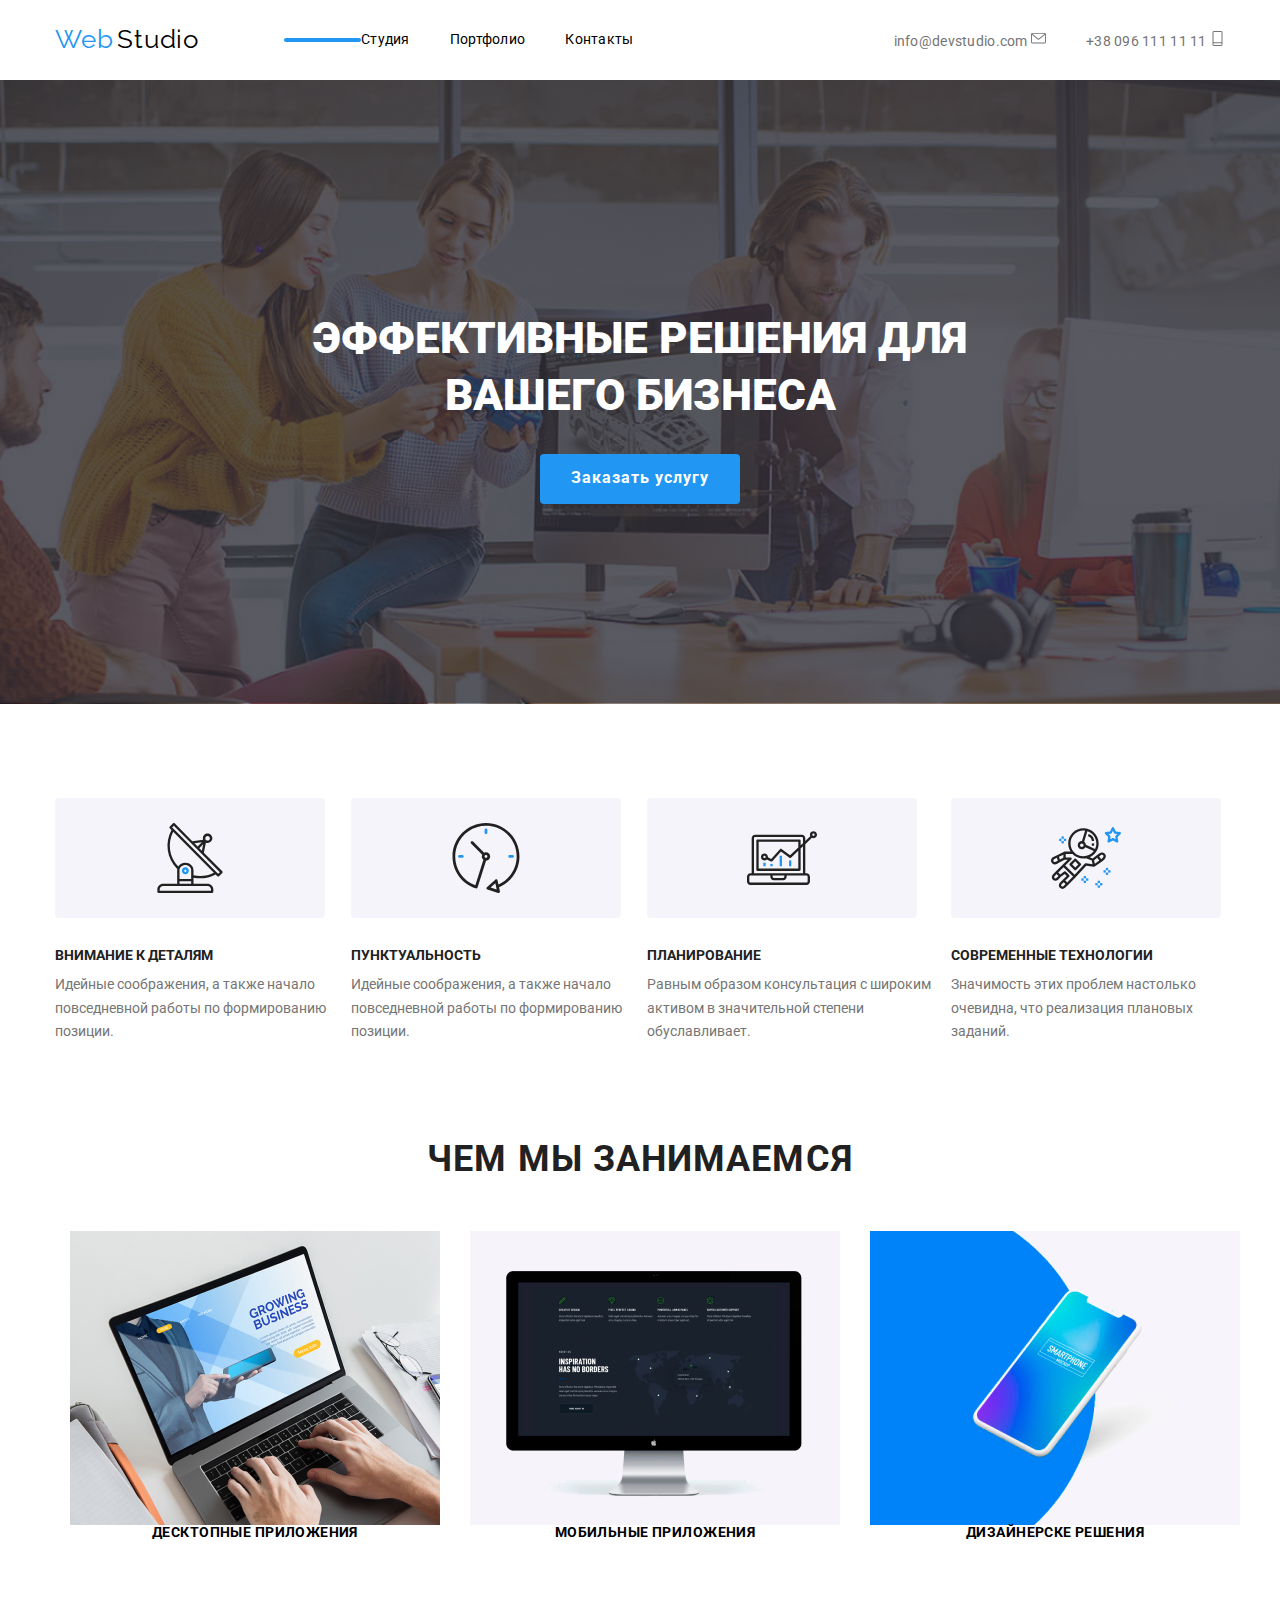
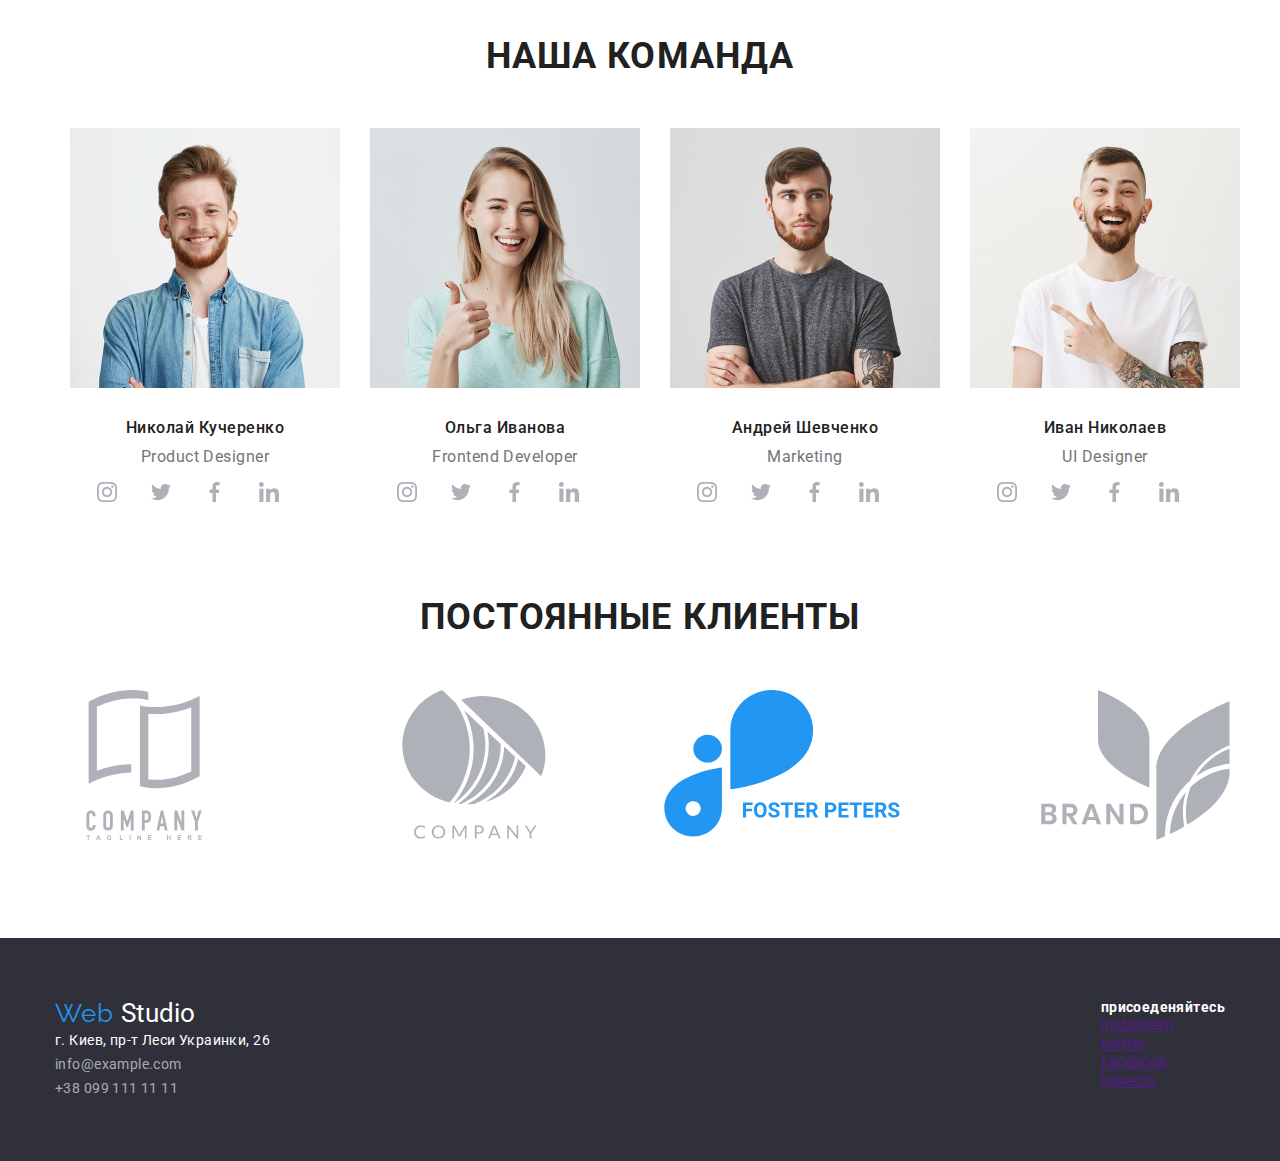
<file: index.html>
<!DOCTYPE html>
<html lang="ru">
  <head>
    <meta charset="UTF-8" />
    <meta name="viewport" content="width=device-width, initial-scale=1.0" />
    <title>Document</title>
    <link
      href="https://fonts.googleapis.com/css2?family=Roboto:wght@500;700;900&display=swap"
      rel="stylesheet"
    />
    <link
      href="https://fonts.googleapis.com/css2?family=Raleway:wght@700&display=swap"
      rel="stylesheet"
    />
    <link rel="stylesheet" href="./css/normalize.css" />
    <link rel="stylesheet" href="./css/styles.css" />
  </head>

  <body class="fonts">
    <header class="container">
      <nav class="nav">
        <a class="link logotype" href="./index.html">
          <span class="logo" lang="en">Web</span>
          <span class="type">Studio</span>
        </a>
        <ul class="list wrapper">
          <li class="navigation-list-item studio-list">
            <a class="link" href="./index.html"
              ><span class="header-tools">Cтудия</span>
            </a>
          </li>
          <li class="navigation-list-item">
            <a class="link" href="./portfolio.html"
              ><span class="header-tools">Портфолио</span></a
            >
          </li>
          <li class="navigation-list-item">
            <a class="link" href="Контакты"
              ><span class="header-tools">Контакты</span></a
            >
          </li>
        </ul>
        <ul class="list address">
          <li class="navigation-list-item mail">
            <a class="link" href="mailto:info@devstudio.com"
              ><span class="contact-tools">info@devstudio.com</span>
              <svg class="contact-svg">
                <use href="./img/sprite.svg#icon-envelope"></use>
              </svg>
            </a>
          </li>
          <li class="navigation-list-item">
            <a class="link" href="tell:+380961111111"
              ><span class="contact-tools">+38 096 111 11 11</span>
              <svg class="contact-svg">
                <use href="./img/sprite.svg#icon-Vector"></use>
              </svg>
            </a>
          </li>
        </ul>
      </nav>
    </header>
    <main>
      <div class="hero">
        <section>
          <h1 class="effective">
            Эффективные решения для вашего бизнеса
          </h1>
          <button class="order">
            Заказать услугу
          </button>
        </section>
      </div>
      <section class="container">
        <ul class="list advantages">
          <li>
            <div class="svg-list-item">
              <img src="./img/antenna.svg" alt="Внимание к деталям" />
            </div>
            <h3 class="focus">Внимание к деталям</h3>
            <p class="discriptoin">
              Идейные соображения, а также начало повседневной работы по
              формированию позиции.
            </p>
          </li>

          <li>
            <div class="svg-list-item">
              <img src="./img/clock.svg" alt="Пунктуальность" />
            </div>
            <h3 class="focus">Пунктуальность</h3>
            <p class="discriptoin">
              Идейные соображения, а также начало повседневной работы по
              формированию позиции.
            </p>
          </li>

          <li>
            <div class="svg-list-item">
              <img src="./img/diagram.svg" alt="Планирование" />
            </div>
            <h3 class="focus">Планирование</h3>
            <p class="discriptoin">
              Равным образом консультация с широким активом в значительной
              степени обуславливает.
            </p>
          </li>

          <li>
            <div class="svg-list-item">
              <img src="./img/astronaut.svg" alt="Современные технологии" />
            </div>
            <h3 class="focus">Современные технологии</h3>
            <p class="discriptoin">
              Значимость этих проблем настолько очевидна, что реализация
              плановых заданий.
            </p>
          </li>
        </ul>
      </section>
      <section class="container">
        <h2 class="title">Чем мы занимаемся</h2>
        <div class="container">
          <ul class="list what-are-we-doing">
            <li class="wawd-list-item">
              <img src="./img/img.jpg" alt="телефон" width="370" height="294" />
              <p class="desktop-apps">десктопные приложения</p>
            </li>
            <li class="wawd-list-item">
              <img
                src="./img/img(1).jpg"
                alt="ноутбук"
                width="370"
                height="294"
              />
              <p class="desktop-apps">мобильные приложения</p>
            </li>
            <li class="wawd-list-item">
              <img src="./img/box.jpg" alt="монитор" width="370" height="294" />
              <p class="desktop-apps">дизайнерске решения</p>
            </li>
          </ul>
        </div>
      </section>
      <section class="container">
        <h2 class="title">Наша команда</h2>
        <div class="container">
          <ul class="list our-team">
            <li class="wawd-list-item">
              <img
                class="img-list-item"
                src="./img/img(2).jpg"
                alt="Николай Кучеренко"
              />
              <h3 class="team">Николай Кучеренко</h3>
              <p class="team-abs">Product Designer</p>
              <ul class="list soc-net">
                <li class="social-list-link">
                  <a
                    href="#"
                    class="social-list-link social-list-link-instagram"
                  >
                    <svg class="soc-list-link-item-svg">
                      <use href="./img/sprite.svg#icon-instagram-2"></use>
                    </svg>
                  </a>
                </li>
                <li>
                  <a href="#" class="social-list-link social-list-link-twitter"
                    ><svg class="soc-list-link-item-svg">
                      <use href="./img/sprite.svg#icon-twitter"></use>
                    </svg>
                  </a>
                </li>
                <li>
                  <a href="#" class="social-list-link social-list-link-facebook"
                    ><svg class="soc-list-link-item-svg">
                      <use href="./img/sprite.svg#icon-facebook"></use>
                    </svg>
                  </a>
                </li>
                <li>
                  <a href="#" class="social-list-link social-list-link-linkedin"
                    ><svg class="soc-list-link-item-svg">
                      <use href="./img/sprite.svg#icon-linkedin-1"></use>
                    </svg>
                  </a>
                </li>
              </ul>
            </li>
            <li class="wawd-list-item">
              <img
                class="img-list-item"
                src="./img/img(3).jpg"
                alt="Ольга Иванова"
              />
              <h3 class="team">Ольга Иванова</h3>
              <p class="team-abs">Frontend Developer</p>
              <ul class="list soc-net">
                <li>
                  <a
                    href="#"
                    class="social-list-link social-list-link-instagram"
                  >
                    <svg class="soc-list-link-item-svg">
                      <use href="./img/sprite.svg#icon-instagram-2"></use>
                    </svg>
                  </a>
                </li>
                <li>
                  <a href="#" class="social-list-link social-list-link-twitter"
                    ><svg class="soc-list-link-item-svg">
                      <use href="./img/sprite.svg#icon-twitter"></use>
                    </svg>
                  </a>
                </li>
                <li>
                  <a href="#" class="social-list-link social-list-link-facebook"
                    ><svg class="soc-list-link-item-svg">
                      <use href="./img/sprite.svg#icon-facebook"></use>
                    </svg>
                  </a>
                </li>
                <li>
                  <a
                    href="#"
                    class="social-list-link social-list-link-linkedin"
                  >
                    <svg class="soc-list-link-item-svg">
                      <use href="./img/sprite.svg#icon-linkedin-1"></use>
                    </svg>
                  </a>
                </li>
              </ul>
            </li>
            <li class="wawd-list-item">
              <img
                class="img-list-item"
                src="./img/img(4).jpg"
                alt="Андрей Шевченко"
              />
              <h3 class="team">Андрей Шевченко</h3>
              <p class="team-abs">Marketing</p>
              <ul class="list soc-net">
                <li>
                  <a
                    href="#"
                    class="social-list-link social-list-link-instagram"
                  >
                    <svg class="soc-list-link-item-svg">
                      <use href="./img/sprite.svg#icon-instagram-2"></use>
                    </svg>
                  </a>
                </li>
                <li>
                  <a href="#" class="social-list-link social-list-link-twitter"
                    ><svg class="soc-list-link-item-svg">
                      <use href="./img/sprite.svg#icon-twitter"></use>
                    </svg>
                  </a>
                </li>
                <li>
                  <a href="#" class="social-list-link social-list-link-facebook"
                    ><svg class="soc-list-link-item-svg">
                      <use href="./img/sprite.svg#icon-facebook"></use>
                    </svg>
                  </a>
                </li>
                <li>
                  <a href="#" class="social-list-link social-list-link-linkedin"
                    ><svg class="soc-list-link-item-svg">
                      <use href="./img/sprite.svg#icon-linkedin-1"></use>
                    </svg>
                  </a>
                </li>
              </ul>
            </li>
            <li class="wawd-list-item">
              <img
                class="img-list-item"
                src="./img/img(5).jpg"
                alt="Иван Николаев"
              />
              <h3 class="team">Иван Николаев</h3>
              <p class="team-abs">UI Designer</p>
              <ul class="list soc-net">
                <li>
                  <a
                    href="#"
                    class="social-list-link social-list-link-instagram"
                  >
                    <svg class="soc-list-link-item-svg">
                      <use href="./img/sprite.svg#icon-instagram-2"></use>
                    </svg>
                  </a>
                </li>
                <li>
                  <a href="#" class="social-list-link social-list-link-twitter"
                    ><svg class="soc-list-link-item-svg">
                      <use href="./img/sprite.svg#icon-twitter"></use>
                    </svg>
                  </a>
                </li>
                <li>
                  <a href="#" class="social-list-link social-list-link-facebook"
                    ><svg class="soc-list-link-item-svg">
                      <use href="./img/sprite.svg#icon-facebook"></use>
                    </svg>
                  </a>
                </li>
                <li>
                  <a href="#" class="social-list-link social-list-link-linkedin"
                    ><svg class="soc-list-link-item-svg">
                      <use href="./img/sprite.svg#icon-linkedin-1"></use>
                    </svg>
                  </a>
                </li>
              </ul>
            </li>
          </ul>
        </div>
      </section>
      <section class="container">
        <h2 class="title">Постоянные клиенты</h2>
        <ul class="list regular-clients">
          <li>
            <a href="" aria-label="я н ко">
              <svg class="reg-clients-item-svg">
                <use href="./img/sprite.svg#icon-logo-1"></use>
              </svg>
            </a>
          </li>
          <li>
            <a href="" aria-label="таг лайн хиаp">
              <svg class="reg-clients-item-svg">
                <use href="./img/sprite.svg#icon-logo-2"></use>
              </svg>
            </a>
          </li>
          <li>
            <a href="" aria-label="компания">
              <svg class="reg-clients-item-svg">
                <use href="./img/sprite.svg#icon-logo-3"></use>
              </svg>
            </a>
          </li>
          <li>
            <a href="" aria-label="фостер питерс">
              <svg class="reg-clients-item-svg">
                <use href="./img/sprite.svg#icon-logo-4"></use>
              </svg>
            </a>
          </li>
          <li>
            <a href="" aria-label="бренд">
              <svg class="reg-clients-item-svg">
                <use href="./img/sprite.svg#icon-logo-5"></use>
              </svg>
            </a>
          </li>
          <li>
            <a href="" aria-label="окмпания таг лайн">
              <svg class="reg-clients-item-svg">
                <use href="./img/sprite.svg#icon-logo-6"></use>
              </svg>
            </a>
          </li>
        </ul>
      </section>
    </main>
    <footer class="background">
      <div class="container d-flex">
        <address>
          <ul class="list style">
            <li>
              <a class="link" href="index.html">
                <span class="logo">
                  Web
                </span>

                <span class="type2">
                  Studio
                </span>
              </a>
            </li>
            <li>
              <a class="link" href="https://goo.gl/maps/9qfkFfKcnhajLfpB6">
                <span class="footer-map">
                  г. Киев, пр-т Леси Украинки, 26
                </span>
              </a>
            </li>
            <li>
              <a class="link" href="mailto:info@example.com">
                <span class="footer-contact">
                  info@example.com
                </span>
              </a>
            </li>
            <li>
              <a class="link" href="tell:+380991111111">
                <span class="footer-contact">
                  +38 099 111 11 11
                </span>
              </a>
            </li>
          </ul>
        </address>
        <div>
          <b class="join">
            присоеденяйтесь
          </b>
          <ul class="list">
            <li><a href="" aria-label="инстаграм">instagram</a></li>
            <li><a href="" aria-label="твиттер">twitter</a></li>
            <li><a href="" aria-label="фейсбук">facebook</a></li>
            <li><a href="" aria-label="линкедин">linkedin</a></li>
          </ul>
        </div>
      </div>
    </footer>
  </body>
</html>
</file>
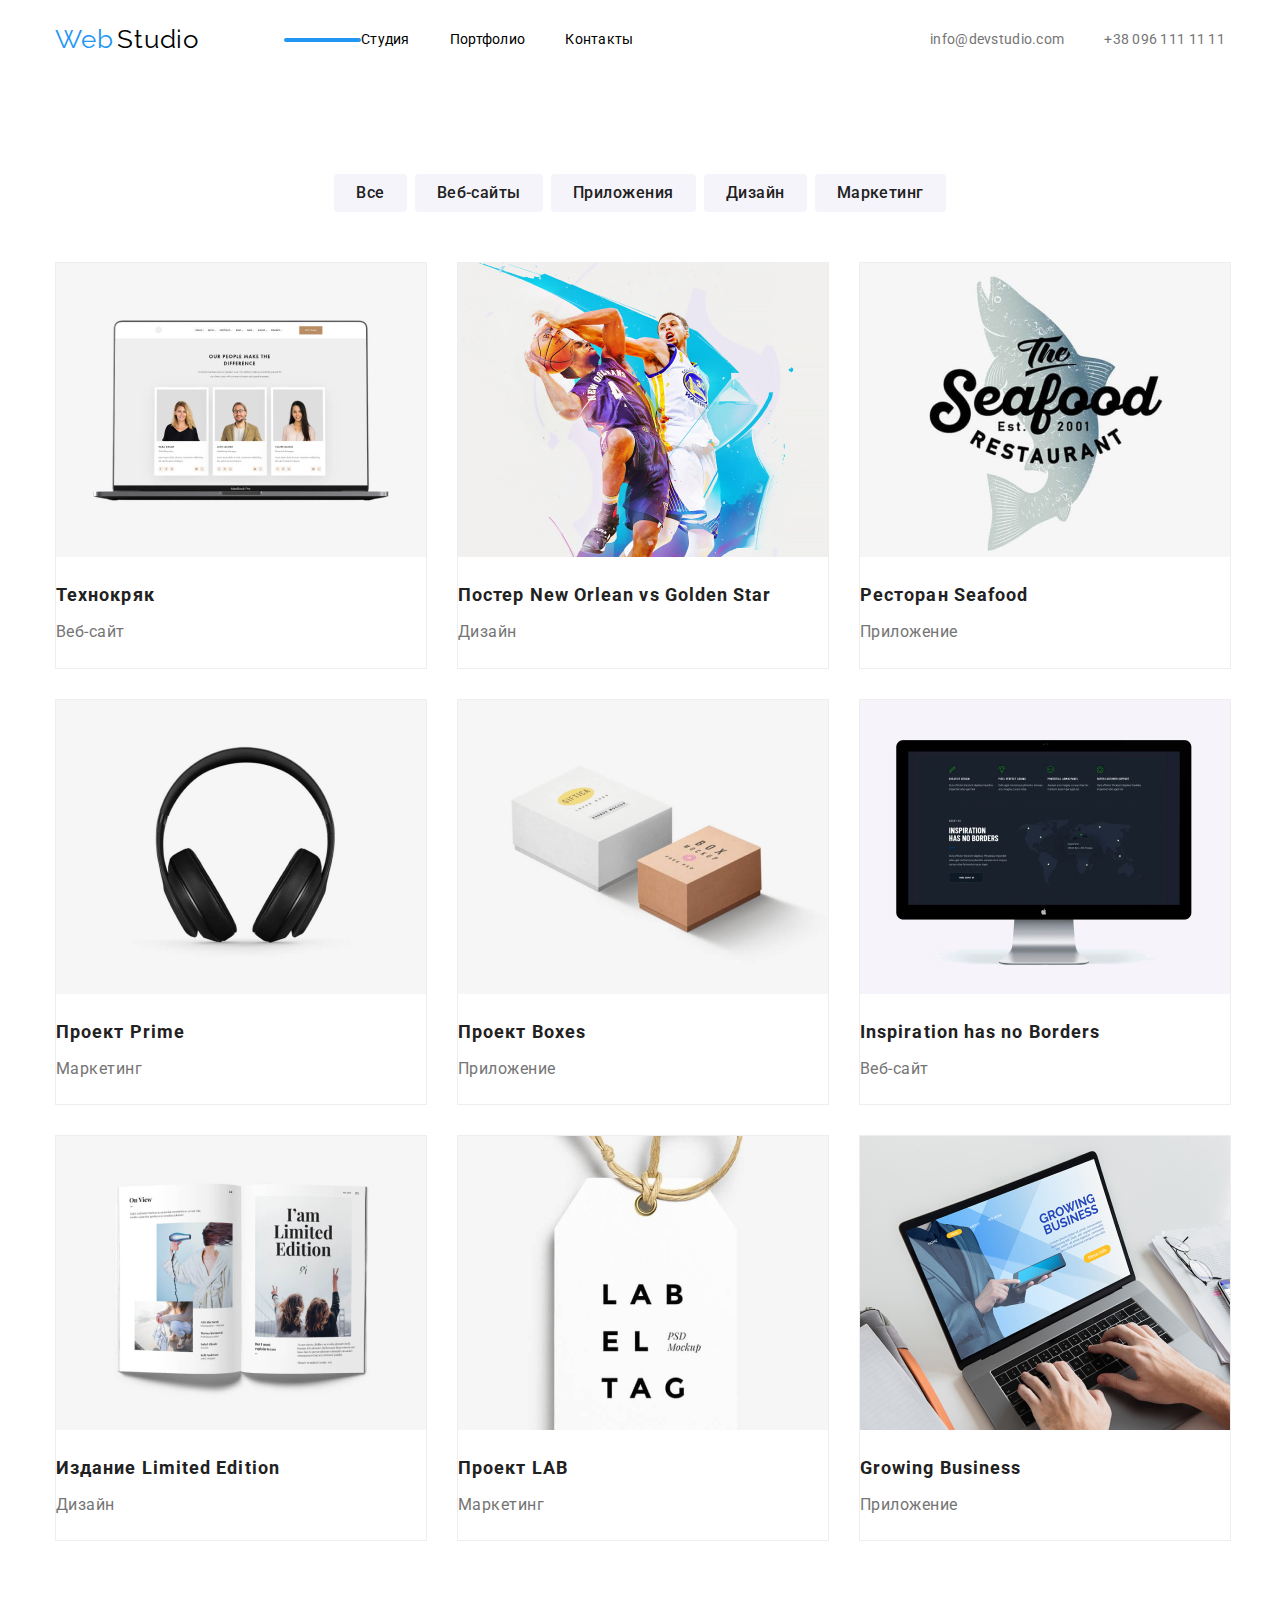
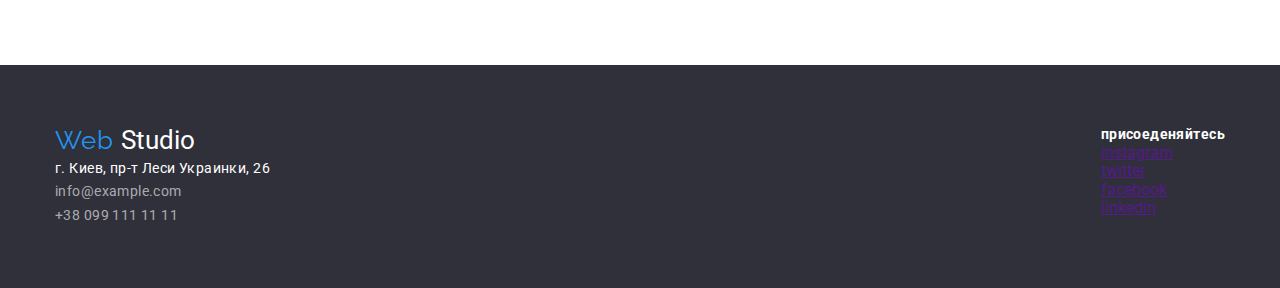
<file: portfolio.html>
<!DOCTYPE html>
<html lang="ru">
  <head>
    <meta charset="UTF-8" />
    <meta name="viewport" content="width=device-width, initial-scale=1.0" />
    <title>Document</title>
    <link
      href="https://fonts.googleapis.com/css2?family=Roboto:wght@500;700;900&display=swap"
      rel="stylesheet"
    />
    <link
      href="https://fonts.googleapis.com/css2?family=Raleway:wght@700&display=swap"
      rel="stylesheet"
    />
    <link rel="stylesheet" href="./css/normalize.css" />
    <link rel="stylesheet" href="./css/styles.css" />
  </head>

  <body class="fonts">
    <header class="container">
      <nav class="nav">
        <a class="link logotype" href="./index.html">
          <span class="logo" lang="en">Web</span>
          <span class="type">Studio</span>
        </a>
        <ul class="list wrapper">
          <li class="navigation-list-item studio-list">
            <a class="link" href="./index.html"
              ><span class="header-tools">Cтудия</span></a
            >
          </li>
          <li class="navigation-list-item">
            <a class="link" href="./portfolio.html"
              ><span class="header-tools">Портфолио</span></a
            >
          </li>
          <li class="navigation-list-item">
            <a class="link" href="Контакты"
              ><span class="header-tools">Контакты</span></a
            >
          </li>
        </ul>
        <ul class="list address">
          <li class="navigation-list-item mail">
            <a class="link" href="mailto:info@devstudio.com"
              ><span class="contact-tools">info@devstudio.com</span></a
            >
          </li>
          <li class="navigation-list-item">
            <a class="link" href="tell:+380961111111"
              ><span class="contact-tools">+38 096 111 11 11</span></a
            >
          </li>
        </ul>
      </nav>
    </header>
    <main>
      <section class="container">
        <ul class="list buttons">
          <li class="buttons-list">
            <button class="butt-class">Все</button>
          </li>
          <li class="buttons-list">
            <button class="butt-class">Веб-сайты</button>
          </li>
          <li class="buttons-list">
            <button class="butt-class">Приложения</button>
          </li>
          <li class="buttons-list">
            <button class="butt-class">Дизайн</button>
          </li>
          <li class="buttons-list">
            <button class="butt-class">Маркетинг</button>
          </li>
        </ul>
        <ul class="list tecnocrack">
          <li class="tecnoclass">
            <img src="./img/ноут1.jpg" alt="ноутбук" />
            <h3 class="section1">Технокряк</h3>
            <p class="sectionp">Веб-сайт</p>
          </li>
          <li class="tecnoclass">
            <img src="./img/баскетбол.jpg" alt="баскетбол" />
            <h3 class="section1">Постер New Orlean vs Golden Star</h3>
            <p class="sectionp">Дизайн</p>
          </li>
          <li class="tecnoclass">
            <img src="./img/рыба.jpg" alt="рыба" />
            <h3 class="section1">Ресторан Seafood</h3>
            <p class="sectionp">Приложение</p>
          </li>
          <li class="tecnoclass">
            <img src="./img/наушники.jpg" alt="наушники" />
            <h3 class="section1">Проект Prime</h3>
            <p class="sectionp">Маркетинг</p>
          </li>
          <li class="tecnoclass">
            <img src="./img/коробки.jpg" alt="коробки" />
            <h3 class="section1">Проект Boxes</h3>
            <p class="sectionp">Приложение</p>
          </li>
          <li class="tecnoclass">
            <img src="./img/монитор.jpg" alt="монитор" />
            <h3 class="section1">Inspiration has no Borders</h3>
            <p class="sectionp">Веб-сайт</p>
          </li>
          <li class="tecnoclass">
            <img src="./img/журнал.jpg" alt="журнал" />
            <h3 class="section1">Издание Limited Edition</h3>
            <p class="sectionp">Дизайн</p>
          </li>
          <li class="tecnoclass">
            <img src="./img/бирка.jpg" alt="бирка" />
            <h3 class="section1">Проект LAB</h3>
            <p class="sectionp">Маркетинг</p>
          </li>
          <li class="tecnoclass">
            <img src="./img/ноут.jpg" alt="ноут" />
            <h3 class="section1">Growing Business</h3>
            <p class="sectionp">Приложение</p>
          </li>
        </ul>
      </section>
    </main>
    <footer class="background">
      <div class="container d-flex">
        <address>
          <ul class="list style">
            <li>
              <a class="link" href="index.html">
                <span class="logo">
                  Web
                </span>

                <span class="type2">
                  Studio
                </span>
              </a>
            </li>
            <li>
              <a class="link" href="https://goo.gl/maps/9qfkFfKcnhajLfpB6">
                <span class="footer-map">
                  г. Киев, пр-т Леси Украинки, 26
                </span>
              </a>
            </li>
            <li>
              <a class="link" href="mailto:info@example.com">
                <span class="footer-contact">
                  info@example.com
                </span>
              </a>
            </li>
            <li>
              <a class="link" href="tell:+380991111111">
                <span class="footer-contact">
                  +38 099 111 11 11
                </span>
              </a>
            </li>
          </ul>
        </address>
        <div>
          <b class="join">
            присоеденяйтесь
          </b>
          <ul class="list">
            <li><a href="" aria-label="инстаграм">instagram</a></li>
            <li><a href="" aria-label="твиттер">twitter</a></li>
            <li><a href="" aria-label="фейсбук">facebook</a></li>
            <li><a href="" aria-label="линкедин">linkedin</a></li>
          </ul>
        </div>
      </div>
    </footer>
  </body>
</html>
</file>
<file: css/styles.css>
* {
    margin: 0px;
    padding: 0px;
}

:root {
    --main-font: Roboto, sans-serif;
    --secondary-font: Raleway, sans-serif;
    --title-dark-theme-color: #ffffff;
    --title-lighe-theme-color: #212121;
    --text-theme-color: #757575;
    --accent-color: #2196f3;
}

html {
    box-sizing: border-box;
}

*,
*::before,
*::after {
    box-sizing: inherit;
}

* {
    margin: 0;
    padding: 0;
}

.link {
    text-decoration: none;
}

.list {
    list-style: none;
}

.logotype {
    margin-top: 24px;
    margin-bottom: 25px;
    display: block;
}

.logo {
    color: #2196f3;
    font-family: "Raleway", sans-serif;
    font-size: 26px;
    line-height: 1.2;
    letter-spacing: 0.03em;
}

.type {
    color: #000000;
    font-family: "Raleway", sans-serif;
    margin-right: 85px;
    font-size: 26px;
    line-height: 1.2;
    letter-spacing: 0.03em;
}

.header-tools {
    color: black;
}

img {
    display: block;
}

.header-tools:hover,
.header-tools:focus {
    color: var(--accent-color);
}

.contact-tools {
    color: var(--text-theme-color);
}

.contact-tools:hover,
.contact-tools:focus {
    color: var(--accent-color);
}

.type2 {
    color: var(--title-dark-theme-color);
    font-size: 26px;
    line-height: 31px;
}

.footer-map {
    color: var(--title-dark-theme-color);
    font-size: 14px;
    line-height: 1.7;
    letter-spacing: 0.03em;
}

.footer-contact {
    color: var(--title-dark-theme-color);
    font-size: 14px;
    line-height: 1.7;
    letter-spacing: 0.03em;
    color: rgba(255, 255, 255, 0.6);
}

.fonts {
    font-family: "Roboto", sans-serif;
    font-style: normal;
}

.title {
    font-family: Roboto;
    font-style: normal;
    font-weight: bold;
    font-size: 36px;
    line-height: 1.2;
    text-align: center;
    letter-spacing: 0.03em;
    color: var(--title-lighe-theme-color);
    text-transform: uppercase;
    padding-top: 94px;
    padding-bottom: 50px;
}
.hero {
    padding-top: 200px;
    padding-bottom: 200px;
    padding-right: 252px;
    padding-left: 252px;
    background-image: linear-gradient(rgba(47, 48, 58, 0.8), rgba(47, 48, 58, 0.8)), url(../img/Header-img.jpg);
    background-repeat: no-repeat;
    background-position: center;
    background-size: cover;
    margin-bottom: 94px;
}

.effective {
    font-family: Roboto;
    font-style: normal;
    font-weight: 900;
    font-size: 44px;
    line-height: 1.3;
    color: var(--title-dark-theme-color);
    text-transform: uppercase;
    text-align: center;
}

.order {
    font-family: Roboto;
    font-style: normal;
    font-weight: bold;
    font-size: 16px;
    line-height: 1.9;
    align-items: center;
    letter-spacing: 0.06em;
    display: block;
    margin-right: auto;
    margin-left: auto;
    width: 200px;
    height: 50px;
    background-color: var(--accent-color);
    border-radius: 4px;
    color: var(--title-dark-theme-color);
    border: none;
}

.focus {
    color: var(--title-lighe-theme-color);
    font-family: Roboto;
    font-style: normal;
    font-weight: bold;
    font-size: 14px;
    line-height: 1.1;
    text-transform: uppercase;
    margin-bottom: 10px;
}

.svg-list-item {
    margin-bottom: 30px;
    display: flex;
    align-items: center;
    justify-content: center;
    background-color: #f5f4fa;
    width: 270px;
    height: 120px;
    border-radius: 4px;
}

.img-list-item {
    margin-bottom: 30px;
    display: flex;
    align-items: center;
    justify-content: center;
}

.soc-net {
    display: flex;
    align-items: center;
    justify-content: center;
}
.social-list-link {
    display: flex;
}
.discriptoin {
    font-family: Roboto;
    font-style: normal;
    font-weight: normal;
    font-size: 14px;
    line-height: 1.7;
    color: var(--text-theme-color);
}

.desktop-apps {
    font-family: Roboto;
    font-style: normal;
    font-weight: bold;
    font-size: 14px;
    line-height: 1.1;
    text-align: center;
    letter-spacing: 0.03em;
    text-transform: uppercase;
    color: #000000;
}

.team {
    font-family: Roboto;
    font-style: normal;
    font-weight: 500;
    font-size: 16px;
    line-height: 1.2;
    text-align: center;
    letter-spacing: 0.03em;
    color: var(--title-lighe-theme-color);
    margin-bottom: 10px;
}

.team-abs {
    font-family: Roboto;
    font-style: normal;
    font-weight: normal;
    font-size: 16px;
    line-height: 1.2;
    text-align: center;
    letter-spacing: 0.03em;
    color: var(--text-theme-color);
    margin-bottom: 16px;
}

.background {
    background-color: #2f303a;
    margin-top: 94px;
    padding-top: 60px;
    padding-bottom: 60px;
}
.d-flex {
    display: flex;
    justify-content: space-between;
}

.join {
    color: var(--title-dark-theme-color);
    font-size: 14px;
    line-height: 1.1;
    letter-spacing: 0.03em;
}

.section1 {
    font-family: Roboto;
    font-style: normal;
    font-weight: bold;
    font-size: 18px;
    line-height: 2;
    letter-spacing: 0.06em;
    color: var(--title-lighe-theme-color);
    margin-top: 20px;
    margin-bottom: 4px;
}

.sectionp {
    font-family: Roboto;
    font-style: normal;
    font-weight: normal;
    font-size: 16px;
    line-height: 1.9;
    letter-spacing: 0.03em;
    color: var(--text-theme-color);
    margin-bottom: 20px;
}

.container {
    width: 1200px;
    margin-left: auto;
    margin-right: auto;
    padding-left: 15px;
    padding-right: 15px;
}

.wrapper {
    display: flex;
    font-size: 14px;
    line-height: 1.1;
    letter-spacing: 0.02em;
    align-items: center;
    margin-top: 32px;
    margin-bottom: 32px;
}

.wrapper::before {
    width: 77px;
    height: 4px;
    content: "";
    background: #2196f3;
    border-radius: 2px;
}

.nav {
    display: flex;
}

.navigation-list-item:not(:last-child) {
    margin-right: 40px;
}

.address {
    display: flex;
    margin-left: auto;
    font-size: 14px;
    line-height: 1.1;
    letter-spacing: 0.02em;
    align-items: center;
}

.advantages {
    display: flex;
}

.what-are-we-doing {
    display: flex;
}

.wawd-list-item:not(:last-child) {
    margin-right: 30px;
}

.our-team {
    display: flex;
}

.regular-clients {
    display: flex;
    align-items: center;
    justify-content: center;
}

.regular-clients :not(:last-child) {
    margin-right: 30px;
}

.buttons {
    display: flex;
    align-items: center;
    justify-content: center;
    border-radius: 4px;
    margin-top: 94px;
    margin-bottom: 50px;
}

.butt-class:hover,
.butt-class:focus {
    background-color: var(--accent-color);
    color: #ffffff;
    box-shadow: 0px 3px 1px rgba(0, 0, 0, 0.1), 0px 1px 2px rgba(0, 0, 0, 0.08), 0px 2px 2px rgba(0, 0, 0, 0.12);
    border-radius: 4px;
    border: none;
}

.buttons-list:not(:last-child) {
    margin-right: 8px;
}

.butt-class {
    font-family: Roboto;
    font-style: normal;
    font-weight: 500;
    font-size: 16px;
    line-height: 1.63;
    text-align: center;
    letter-spacing: 0.03em;
    color: #212121;
    padding: 6px 22px;
    background: #f5f4fa;
    border-radius: 4px;
    border: none;
}

.tecnocrack {
    display: flex;
    flex-wrap: wrap;
    margin-right: -10px;
}

.tecnoclass:not(:nth-child(3n)) {
    margin-right: 30px;
}

.tecnoclass {
    border: 1px solid #eeeeee;
    box-sizing: border-box;
    margin-bottom: 30px;
}

.style {
    font-family: "Roboto", sans-serif;
    font-style: normal;
}

.soc-list-link-item-svg {
    width: 20px;
    height: 20px;
    margin-right: 34px;
}

.contact-svg {
    width: 15px;
    height: 15px;
}
</file>
